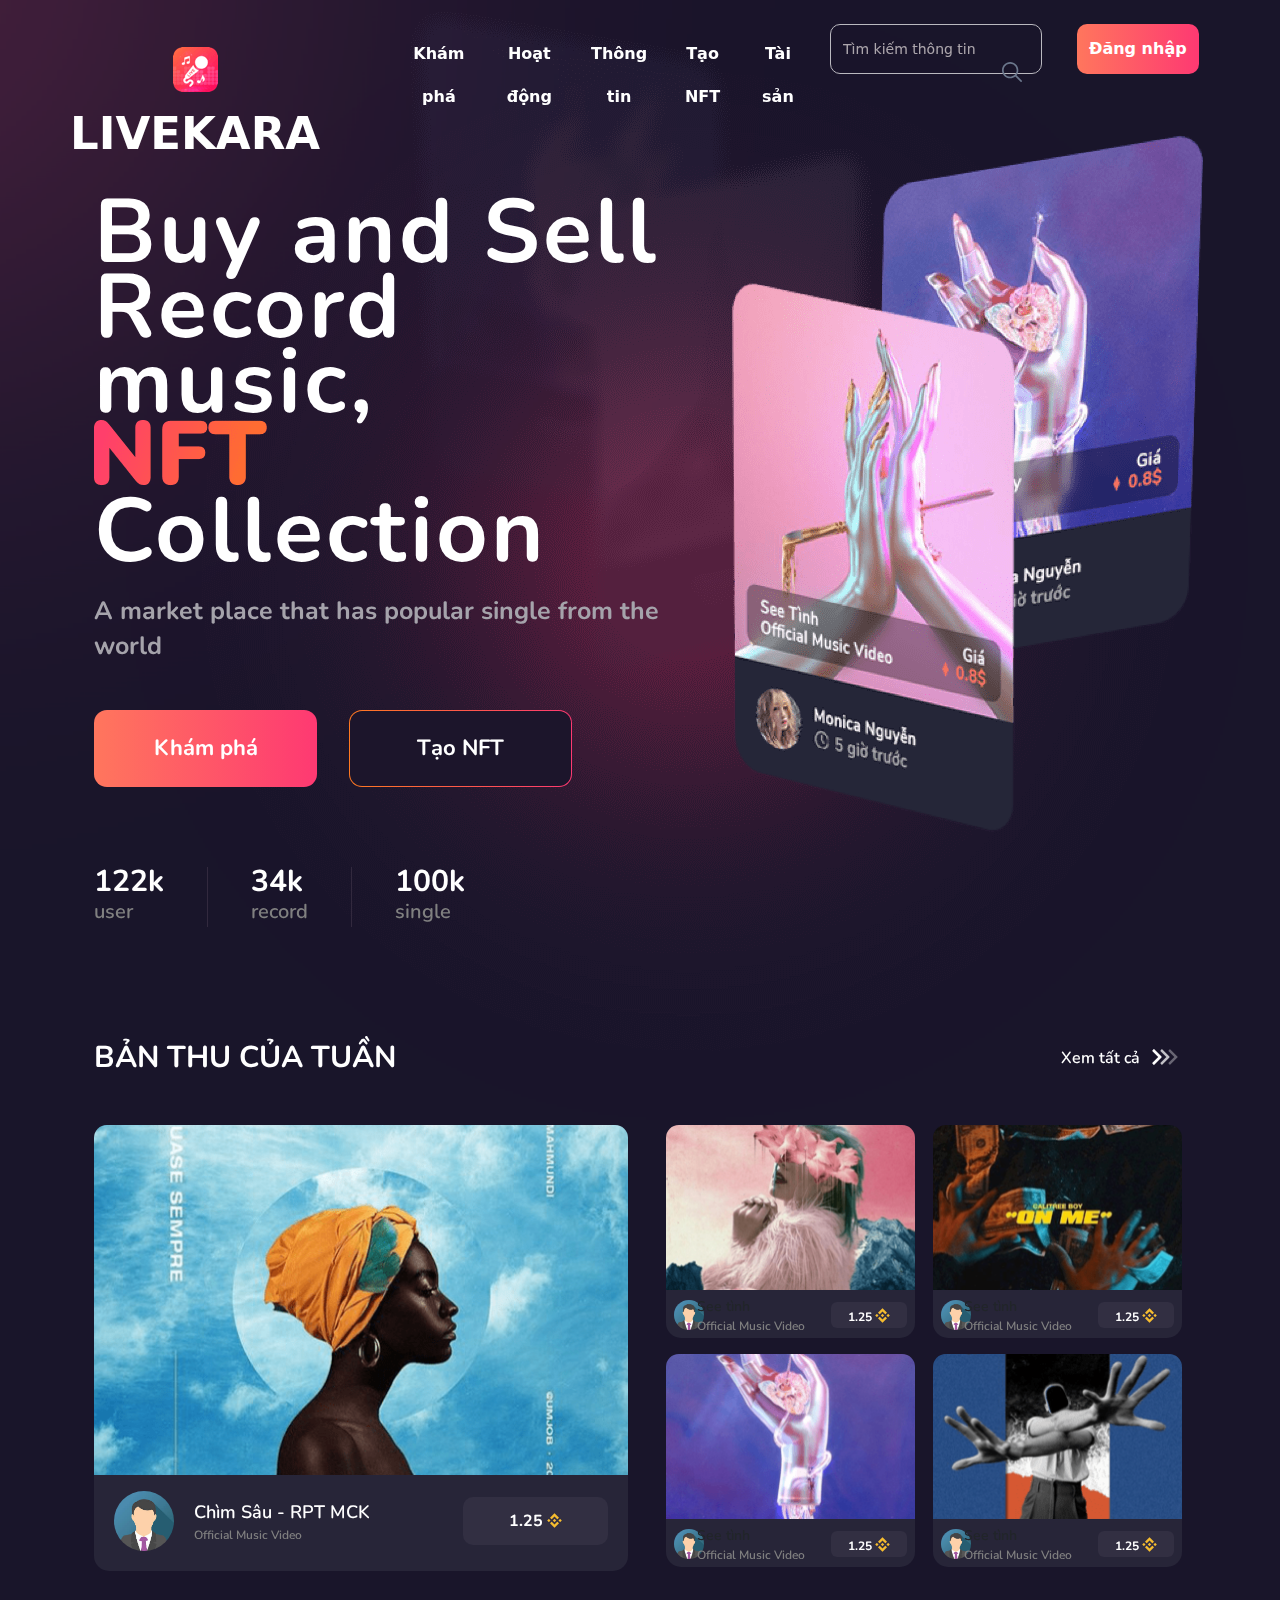
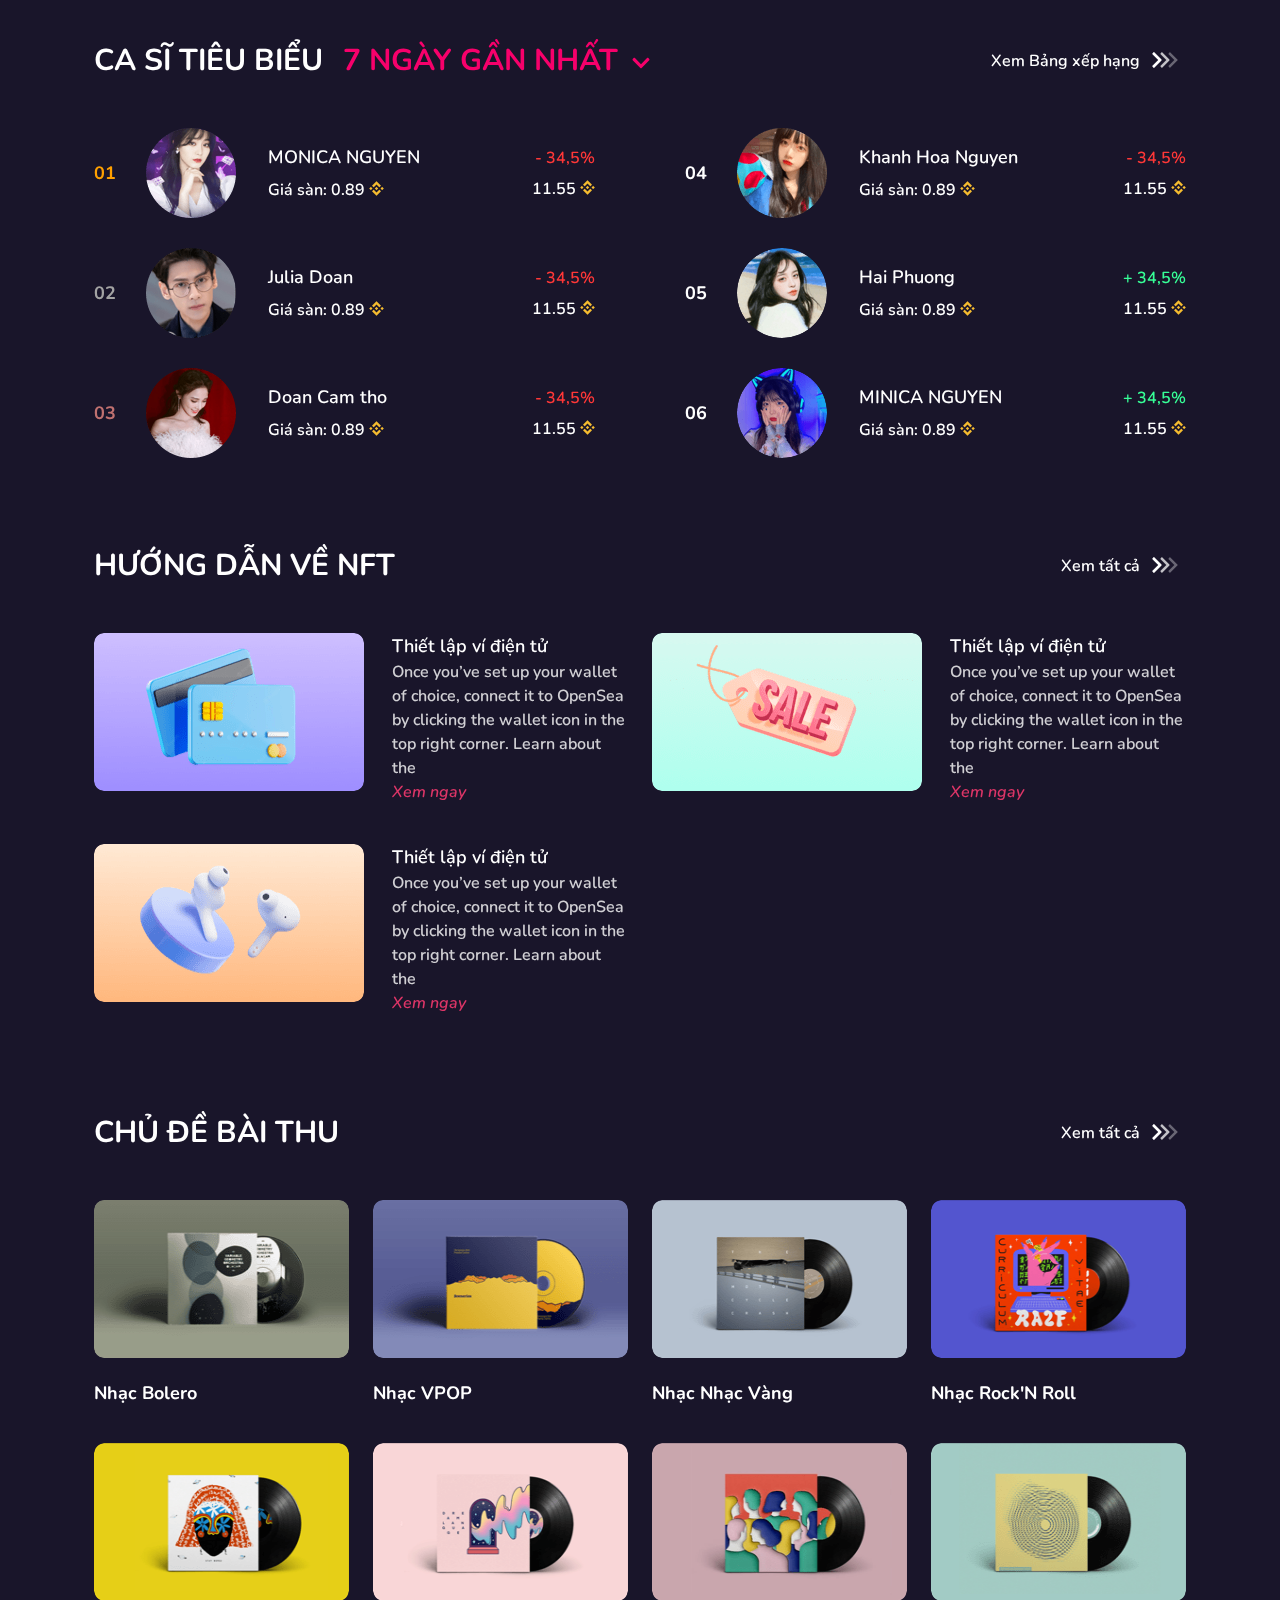
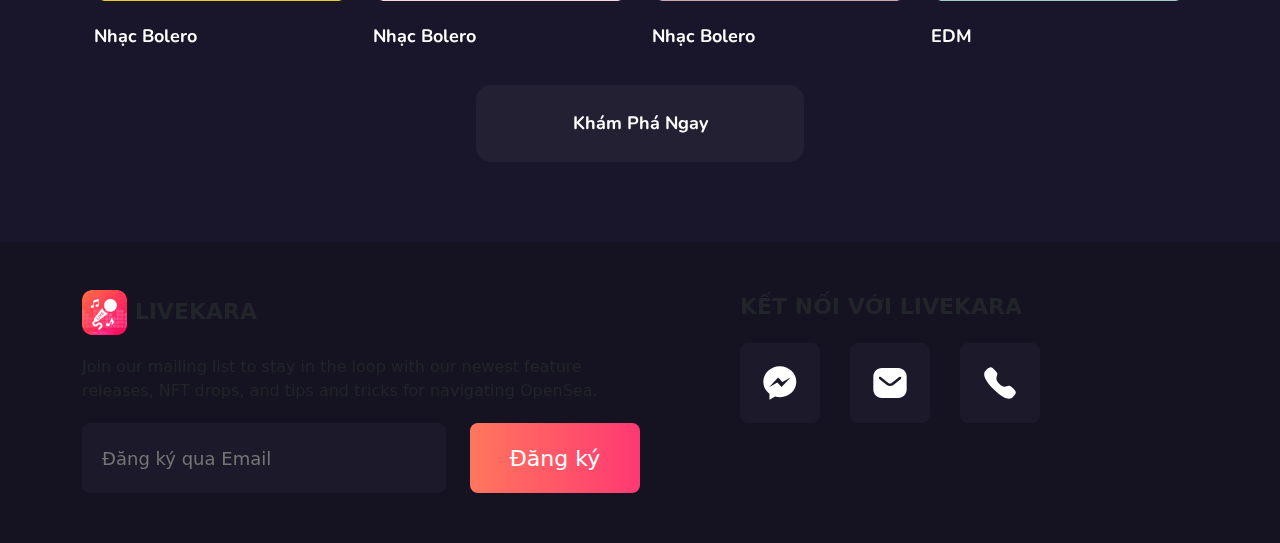
<file: Design/index.html>
<!DOCTYPE html>
<html>
<head>
<meta name="viewport" content="width=device-width, initial-scale=1.0">
<link href="https://cdn.jsdelivr.net/npm/bootstrap@5.1.3/dist/css/bootstrap.min.css" rel="stylesheet">
<script src="https://cdn.jsdelivr.net/npm/bootstrap@5.1.3/dist/js/bootstrap.bundle.min.js"></script>
<link rel="stylesheet" href="./style/index.css">
<link href='https://fonts.googleapis.com/css?family=Nunito' rel='stylesheet'>
<link rel="stylesheet"
          href=
"https://cdnjs.cloudflare.com/ajax/libs/font-awesome/4.7.0/css/font-awesome.min.css">
<script src="./javascript/vtech.js"></script>
</head>
<body>
<div class="bg-container">
    <div class="container container-homepage">
            <div class="row p-0 pt-4 header-bar"> 
                <nav class="col-8 navbar navbar-inverse nav-bar-overall">
                    <ul class="navbar-nav nav-bar-overall">
                        <li class="page-logo" href=""> <img src="./img/icon-livekara-512.png" alt=""> LIVEKARA</li>
                        <li class="hoverable" href="./explore-record.html">Khám phá</li>
                        <li class="hoverable" href="">Hoạt động</li>
                        <li class="hoverable" href="">Thông tin</li>
                        <li class="hoverable" href="">Tạo NFT</li>
                        <li class="hoverable"> <a href="./ patrimony-setup.html">Tài sản</a></li>
                    </ul>
                </nav>
                <nav class="col-4 navbar navbar-inverse nav-bar-right p-0">
                    <div class="row">
                        <div class="col-7">
                        <input type="search" class="form-control input-search-homepage" placeholder="Tìm kiếm thông tin" >
                            <img src="./img/search.svg" class="search-icon">
                        </input>
                        </div>
                        <div class="col-5 btn-login-homepage">
                        <button type="button" class="btn btn-login-homepage">Đăng nhập</button>
                        </div>
                    </div>
                </nav>
            </div>
            
            <div class="container row second-content page-content">
                <div class="row col typography-content">
                    <div class="display-1 first-layer-text"> Buy and Sell Record music, </div>
                    <div class="NFT-typo">
                        <div class="first-layer-text-NFT"> <img src="./img/nft.png" alt=""> </div>
                        <div class="display-1 first-layer-text"> Collection </div>
                    </div>
                    <p class="display-7" style="font-size: 25px; line-height: 35px; margin-top: 25px; color: #a5a3ab;"> A market place that has popular single
                        from the world</p>
                    <div class="group-button-nft" role="group" aria-label="Basic example">
                        <button type="button" class="btn btn-explore-homepage"> Khám phá </button>
                        <button type="button" class="btn btn-cnft-homepage"> Tạo NFT </button>
                    </div>
                    <div class="parameter">
                        <div class="parameter-data">122k <div class="semi-bold">user</div></div>
                        <div class="parameter-data">34k  <div class="semi-bold">record</div></div>
                        <div class="parameter-data-last">100k <div class="semi-bold">single</div></div>
                    </div>
                </div>
                <div class="col-5">
                    <img class="page-nftdemo" src="./img/demo.png" alt="">
                </div>
            
            </div>
            <div class="container page-content">
                <div class="content-label">
                    <div class="content-title">BẢN THU CỦA TUẦN</div>
                    <div class="Billboard-btn">Xem tất cả 
                    <img class="mx-2 pb-1" src="./img/group-6.png" alt="">
                    </div>
                    
                </div>
                <div class="row main-content">
                        <div class="col-6 card-primary">    
                            <img class="product-img" src="./img/rectangle-copy-5.png" alt="">
                            <div class="bottom-product-card-thirdcontent">
                                <div class="product-primary-nameinfo">
                                    <img class="product-info-avatar-primary" src="[data-uri]" alt="Avatar" style="border-radius: 50%;">
                                    <div class="product-detail-pname product-detail-pname-primary">
                                        Chìm Sâu - RPT MCK
                                        <div class="product-detail-pdes">Official Music Video</div>
                                    </div>
                                </div>
                                <button class="form-control purchase-product"> 1.25 <img class="icon-bnb" src="./img/bnb-large@2x.png" alt=""></button>
                            </div>
                        </div>

                        <div class="col-6 row-cols-2 card-secondary-parent">
                            <div class="col card-secondary-fr px-1">
                                <div class="card card-secondary">    
                                    <img class="product-img" src="./img/rectangle-copy-t7.png" alt="">
                                    <div class="bottom-product-card-thirdcontent secondary">
                                        <img class="product-info-avatar product-info-avatar-secondary" src="[data-uri]" alt="Avatar" style="border-radius: 50%;">
                                        <div class="product-detail-pname">
                                            See tình
                                            <div class="product-detail-pdes">Official Music Video</div>
                                        </div>
                                        <button class="form-control purchase-product secondary"> 1.25 <img class="icon-bnb" src="./img/bnb-large@2x.png" alt=""></button>
                                    </div>
                                </div>
                                <div class="card card-secondary">    
                                    <img class="product-img" src="./img/rt9.png" alt="">
                                    <div class="bottom-product-card-thirdcontent secondary">
                                        <img class="product-info-avatar product-info-avatar-secondary" src="[data-uri]" alt="Avatar" style="border-radius: 50%;">
                                        <div class="product-detail-pname">
                                            See tình
                                            <div class="product-detail-pdes">Official Music Video</div>
                                        </div>
                                        <button class="form-control purchase-product secondary"> 1.25 <img class="icon-bnb" src="./img/bnb-large@2x.png" alt=""></button>
                                    </div>
                                </div>
                            </div>
                            <div class="col card-secondary-sr px-1">
                                <div class="card card-secondary">    
                                    <img class="product-img" src="./img/rt8.png" alt="">
                                    <div class="bottom-product-card-thirdcontent secondary">
                                        <img class="product-info-avatar product-info-avatar-secondary" src="[data-uri]" alt="Avatar" style="border-radius: 50%;">
                                        <div class="product-detail-pname">
                                            See tình
                                            <div class="product-detail-pdes">Official Music Video</div>
                                        </div>
                                        <button class="form-control purchase-product secondary"> 1.25 <img class="icon-bnb" src="./img/bnb-large@2x.png" alt=""></button>
                                    </div>
                                </div>
                                <div class="card card-secondary">    
                                    <img class="product-img" src="./img/rt10.png" alt="">
                                    <div class="bottom-product-card-thirdcontent secondary">
                                        <img class="product-info-avatar product-info-avatar-secondary" src="[data-uri]" alt="Avatar" style="border-radius: 50%;">
                                        <div class="product-detail-pname">
                                            See tình
                                            <div class="product-detail-pdes">Official Music Video</div>
                                        </div>
                                        <button class="form-control purchase-product secondary"> 1.25 <img class="icon-bnb" src="./img/bnb-large@2x.png" alt=""></button>
                                    </div>
                                </div>
                            </div>
                        </div>
                </div>
            </div>

            <div class="container page-content">
                <div class="content-label">
                    <div class="content-title"> CA SĨ TIÊU BIỂU 
                        <div class="third-content-filter-time"> 7 NGÀY GẦN NHẤT <img src="./img/icon-dropdown.svg" />
                        </div>
                    </div>
                    <div class="billboard-btn">Xem Bảng xếp hạng  <img class="mx-2 pb-1" src="./img/group-6.png" />
                    </div>
                </div>
                <div class="row fourth-content-content main-content">
                        <div class="col-6 fourth-content-fr">
                            <div class="row singer-info single-no1">
                                <div class="col-9 singer-detail">
                                    <p class="singer-rank singer-rank1">01 </p>
                                    <img class="product-info-avatar" src="./img/oval-copy-2.png" alt="Avatar">
                                    <div >
                                        <div class="product-info-name"> MONICA NGUYEN </div>
                                        <div class="single-floorprice">Giá sàn: 0.89 <img class="icon-bnb" src="./img/bnb-large@2x.png" alt=""></div>
                                    </div>
                                </div>
                                <div class="col-3 singer-value-change">
                                    <div class="value-change"> - 34,5%</div>
                                    <div class="singer-value"> 11.55 <img class="icon-bnb" src="./img/bnb-large@2x.png" alt=""></div>
                                </div>
                            </div>
                            <div class="row singer-info single-no2">
                                <div class="col-9 singer-detail">
                                    <p class="singer-rank singer-rank2">02 </p>
                                    <img class="product-info-avatar" src="./img/oval-copy-3.png" alt="Avatar" >
                                    <div>
                                        <div class="product-info-name"> Julia Doan </div>
                                        <div class="single-floorprice">Giá sàn: 0.89 <img class="icon-bnb" src="./img/bnb-large@2x.png" alt=""></div>
                                    </div>
                                </div>
                                <div class="col-3 singer-value-change">
                                    <div class="value-change"> - 34,5%</div>
                                    <div class="singer-value"> 11.55 <img class="icon-bnb" src="./img/bnb-large@2x.png" alt=""></div>
                                </div>
                            </div>
                            <div class="row singer-info single-no3">
                                <div class="col-9 singer-detail">
                                    <p class="singer-rank singer-rank3">03 </p>
                                    <img class="product-info-avatar" src="./img/oval-copy-4.png" alt="Avatar">
                                    <div>
                                        <div class="product-info-name"> Doan Cam tho </div>
                                        <div class="single-floorprice">Giá sàn: 0.89 <img class="icon-bnb" src="./img/bnb-large@2x.png" alt=""></div>
                                    </div>
                                </div>
                                <div class="col-3 singer-value-change">
                                    <div class="value-change"> - 34,5%</div>
                                    <div class="singer-value"> 11.55 <img class="icon-bnb" src="./img/bnb-large@2x.png" alt=""></div>
                                </div>
                            </div>
                        </div>
                        <div class="col-6 fourth-content-sr">
                            <div class="row singer-info single-no4">
                                <div class="col-9 singer-detail">
                                    <p class="singer-rank singer-rank456">04 </p>
                                    <img class="product-info-avatar" src="./img/oval-copy-5.png"  alt="Avatar" >
                                    <div>
                                        <div class="product-info-name"> Khanh Hoa Nguyen </div>
                                        <div class="single-floorprice">Giá sàn: 0.89 <img class="icon-bnb" src="./img/bnb-large@2x.png" alt=""></div>
                                    </div>
                                </div>
                                <div class="col-3 singer-value-change">
                                    <div class="value-change"> - 34,5%</div>
                                    <div class="singer-value"> 11.55 <img class="icon-bnb" src="./img/bnb-large@2x.png" alt=""></div>
                                </div>
                            </div>
                            <div class="row singer-info single-no5">
                                <div class="col-9 singer-detail">
                                    <p class="singer-rank singer-rank456">05 </p>
                                    <img class="product-info-avatar" src="./img/oval-copy-6.png" alt="Avatar" style="border-radius: 50%;">
                                    <div>
                                        <div class="product-info-name"> Hai Phuong </div>
                                        <div class="single-floorprice">Giá sàn: 0.89 <img class="icon-bnb" src="./img/bnb-large@2x.png" alt=""></div>
                                    </div>
                                </div>
                                <div class="col-3 singer-value-change">
                                    <div class="value-change"> + 34,5%</div>
                                    <div class="singer-value"> 11.55 <img class="icon-bnb" src="./img/bnb-large@2x.png" alt=""> </div>
                                </div>
                            </div>
                            <div class="row singer-info single-no6">
                                <div class="col-9 singer-detail">
                                    <p class="singer-rank singer-rank456">06 </p>
                                    <img class="product-info-avatar" src="./img/oval-copy-7.png" alt="Avatar" style="border-radius: 50%;">
                                    <div>
                                        <div class="product-info-name"> MINICA NGUYEN </div>
                                        <div class="single-floorprice">Giá sàn: 0.89 <img class="icon-bnb" src="./img/bnb-large@2x.png" alt=""></div>
                                    </div>
                                </div>
                                <div class="col-3 singer-value-change">
                                    <div class="value-change"> + 34,5%</div>
                                    <div class="singer-value"> 11.55 <img class="icon-bnb" src="./img/bnb-large@2x.png" alt=""></div>
                                </div>
                            </div>
                        </div>
                    </div>
            </div>

            <div class="container page-content">
                <div class="content-label">
                    <div class="content-title"> HƯỚNG DẪN VỀ NFT
                    </div>
                    <div>
                        <div class="billboard-btn">Xem tất cả <img class="mx-2 pb-1" src="./img/group-6.png" />
                        </div>
                    </div>
                </div>

                <div class="row row-cols-2 main-content">
                    <div class="col card-fifth-content">
                        <img class="card-content-item-img" 
                        src="./img/group-7.png">
                        <div class="card-content-item-typo">
                            <div class="typo-fifth-title"> Thiết lập ví điện tử</div>
                            <div class="typo-fifth-content"> Once you’ve set up your wallet of choice, connect it to OpenSea by clicking the wallet icon in the top right corner. Learn about the</div>
                            <div class="see-more-href"> Xem ngay</div>
                        </div>
                    </div>

                    <div class="col card-fifth-content">
                        <img class="card-content-item-img" src="./img/rectangle-copy-24.png">
                        <div class="card-content-item-typo">
                            <div class="typo-fifth-title"> Thiết lập ví điện tử</div>
                            <div class="typo-fifth-content"> Once you’ve set up your wallet of choice, connect it to OpenSea by clicking the wallet icon in the top right corner. Learn about the</div>
                            <div class="see-more-href"> Xem ngay</div>
                        </div>
                    </div>

                    <div class="col card-fifth-content">
                        <img class="card-content-item-img" src="./img/group-8.png">
                        <div class="card-content-item-typo">
                            <div class="typo-fifth-title"> Thiết lập ví điện tử</div>
                            <div class="typo-fifth-content"> Once you’ve set up your wallet of choice, connect it to OpenSea by clicking the wallet icon in the top right corner. Learn about the</div>
                            <div class="see-more-href"> Xem ngay</div>
                        </div>
                    </div>
                </div>
            </div>

            <div class="container page-content">
                <div class="content-label">
                    <div class="content-title"> CHỦ ĐỀ BÀI THU
                    </div>
                    <div>
                        <div class="billboard-btn">Xem tất cả <img class="mx-2 pb-1" src="./img/group-6.png" />
                        </div>
                    </div>
                </div>


                <div class="row row-cols-4 card-content">
                    <div class="col col4-item-all">
                        <img class="col4-item-img" src="./img/rectangle-copy-11.png" alt="">
                        <p class="display-5 col4-item-name"> Nhạc Bolero </p>
                    </div>

                    <div class="col col4-item-all">
                        <img class="col4-item-img" src="./img/rectangle-copy-12.png" alt="">
                        <p class="display-5 col4-item-name"> Nhạc VPOP </p>
                    </div>

                    <div class="col col4-item-all">
                        <img class="col4-item-img" src="./img/rectangle-copy-13.png" alt="">
                        <p class="display-5 col4-item-name"> Nhạc Nhạc Vàng </p>
                    </div>

                    <div class="col col4-item-all">
                        <img class="col4-item-img" src="./img/rectangle-copy-14.png" alt="">
                        <p class="display-5 col4-item-name"> Nhạc Rock'N Roll </p>
                    </div>

                    <div class="col col4-item-all">
                        <img class="col4-item-img" src="./img/rectangle-copy-15.png" alt="">
                        <p class="display-5 col4-item-name"> Nhạc Bolero </p>
                    </div>

                    <div class="col col4-item-all">
                        <img class="col4-item-img" src="./img/rectangle-copy-16.png" alt="">
                        <p class="display-5 col4-item-name"> Nhạc Bolero </p>
                    </div>

                    <div class="col col4-item-all">
                        <img class="col4-item-img" src="./img/rectangle-copy-17.png" alt="">
                        <p class="display-5 col4-item-name"> Nhạc Bolero </p>
                    </div>
                    <div class="col col4-item-all">
                        <img class="col4-item-img" src="./img/rectangle-copy-18.png" alt="">
                        <p class="display-5 col4-item-name"> EDM </p>
                    </div>
                </div>
                <div>
                    <button type="button" class="btn btn-explorenow"> Khám Phá Ngay</button>
                </div>
            </div>
    </div>
</div>

<div class="container-fluid final-content web-footer">
    <div class="row container mt-5 web-footer">
        <div class="card final-content-fc">
            <div class="livekara-logo"> <img src="./img/icon-livekara-512.png" alt=""> LIVEKARA</div>
            <div class="typo-finalcontent">Join our mailing list to stay in the loop with our newest feature releases, NFT drops, and tips and tricks for navigating OpenSea.</div>
            <div class="row form-registation-finalcontent">
                <div class="col-8 email-registation-footer">
                    <input type="text" class="input input-registation-finalcontent" placeholder="Đăng ký qua Email">
                </div>
                <div class="col-4 btn-email-registation-footer">
                    <button type="button" class="btn btn-registation-finalcontent"> Đăng ký </button>
                </div>
            </div>
        </div>
        <div class="card final-content-sc">
            <div class="livekara-logo">
                KẾT NỐI VỚI LIVEKARA
            </div>
            <div class="icon-contact-overall">
                <div class="icon-contact"><img src="./img/facebook.svg"></div>
                <div class="icon-contact"> <img src="./img/email.svg" alt=""></div>
                <div class="icon-contact"><img src="./img/phone.svg" alt=""> </div>
            </div>
        </div>
    </div>
</div>
    
</body>
</html>
</file>
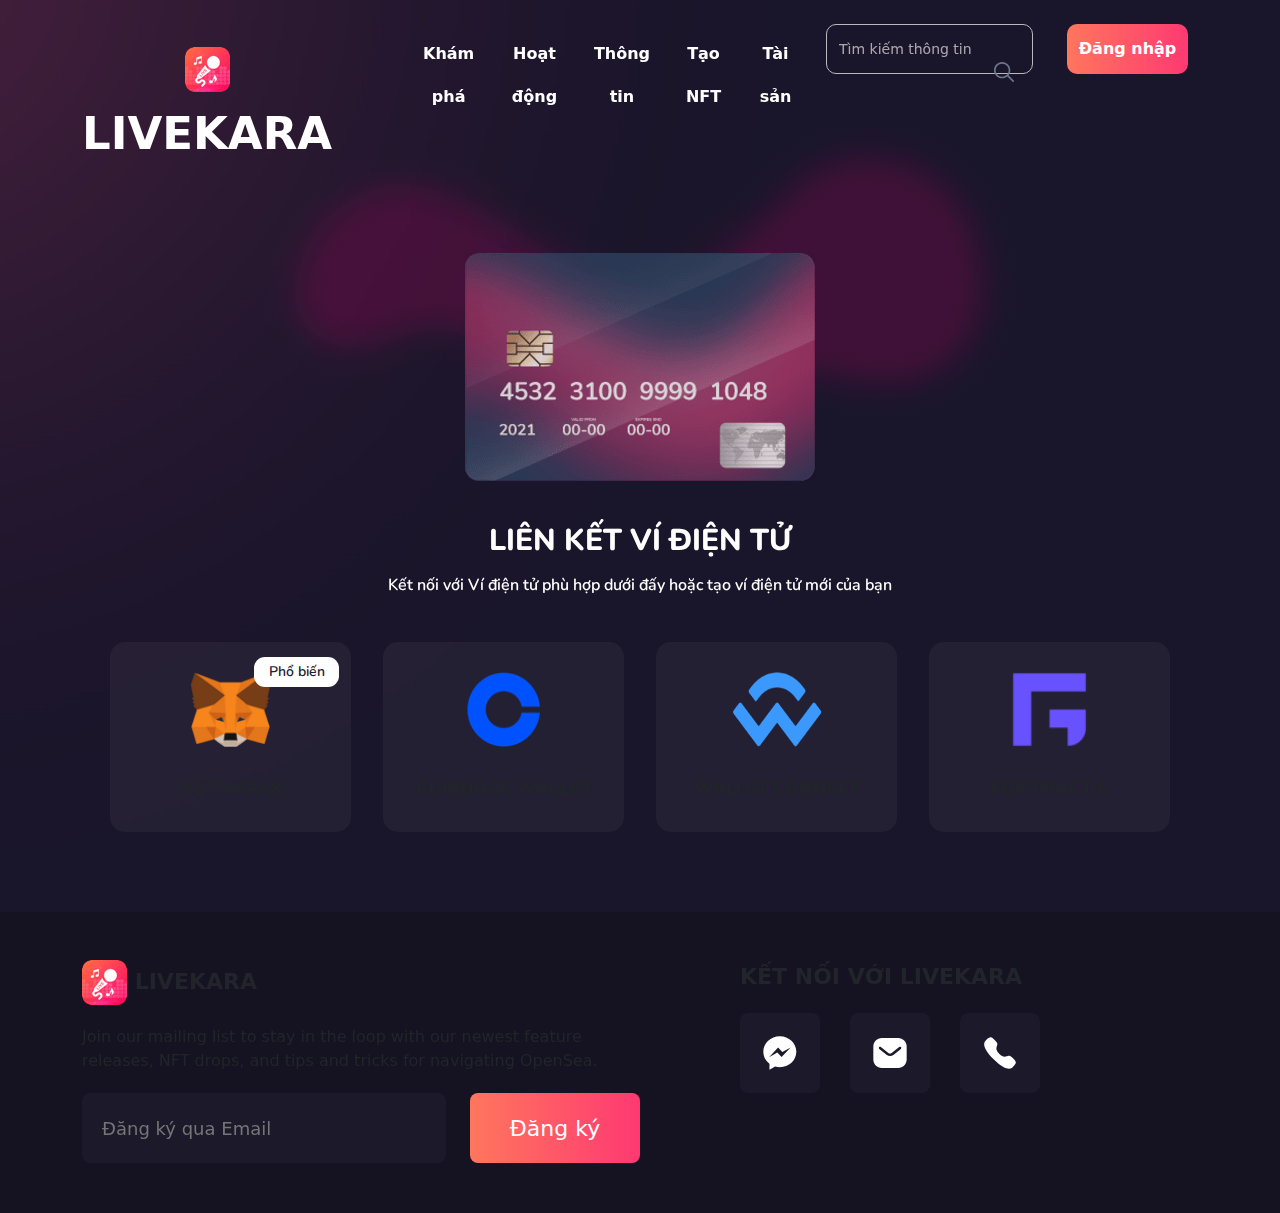
<file: Design/ patrimony-setup.html>
<!DOCTYPE html>
<html>
    <head>
        <meta name="viewport" content="width=device-width, initial-scale=1.0">
        <link href="https://cdn.jsdelivr.net/npm/bootstrap@5.1.3/dist/css/bootstrap.min.css" rel="stylesheet">
        <script src="https://cdn.jsdelivr.net/npm/bootstrap@5.1.3/dist/js/bootstrap.bundle.min.js"></script>
        <link rel="stylesheet" href="./style/index.css">
        <link href='https://fonts.googleapis.com/css?family=Nunito' rel='stylesheet'>
        <link rel="stylesheet"
                href=
        "https://cdnjs.cloudflare.com/ajax/libs/font-awesome/4.7.0/css/font-awesome.min.css">
        <script src="./javascript/vtech.js"></script>
    </head>
    <body>
        <div class="container">
            <div class="container bg-patrimony-setup">
                <div class="row p-0 pt-4 header-bar"> 
                    <nav class="col-8 navbar navbar-inverse nav-bar-overall">
                        <ul class="navbar-nav nav-bar-overall">
                            <li class="page-logo" href=""> <img src="./img/icon-livekara-512.png" alt=""> LIVEKARA</li>
                            <li class="hoverable" href="./explore-record.html">Khám phá</li>
                            <li class="hoverable" href="">Hoạt động</li>
                            <li class="hoverable" href="">Thông tin</li>
                            <li class="hoverable" href="">Tạo NFT</li>
                            <li class="hoverable"> <a href="./ patrimony-setup.html">Tài sản</a></li>
                        </ul>
                    </nav>
                    <nav class="col-4 navbar navbar-inverse nav-bar-right p-0">
                        <div class="row">
                            <div class="col-7">
                            <input type="search" class="form-control input-search-homepage" placeholder="Tìm kiếm thông tin" >
                                <img src="./img/search.svg" class="search-icon">
                            </input>
                            </div>
                            <div class="col-5 btn-login-homepage">
                            <button type="button" class="btn btn-login-homepage">Đăng nhập</button>
                            </div>
                        </div>
                    </nav>
                </div>
                <div class="container bank-card-setup">
                    <div class="bank-card">
                        <img src="./img/setup-taisan.png" alt="">
                    </div>
                    <div>
                        <div class="card-setup-label">
                            liên kết ví điện tử
                        </div>
                        <div class="card-setup-guide">
                            Kết nối với Ví điện tử phù hợp dưới đấy hoặc tạo ví điện tử mới của bạn
                        </div>
                    </div>
                    <div class="row row-cols-4 card-content justify-content-between">
                        <div class="col px-3">
                            <div class="card wallet-card-item">
                                <div class="bg-card-content-item">
                                </div>
                           
                                <div><img class="wallet-img" src="./img/meta-mask-fox-svg.png" alt="">
                                    <div class="wallet-name">metamask</div>
                                </div>
                                <p class="text-end popular-tag">Phổ biến</p>
                            </div>
                        </div>

                        <div class="col px-3">
                            <div class="card wallet-card-item">
                            <div class="bg-card-content-item">
                            </div>
                            <div><img class="wallet-img" src="./img/coinbaselogo-supplied-250-x-250.png" alt="">
                                <div class="wallet-name">Coinbase wallet</div>
                            </div>
                            
                            </div>
                        </div>

                        <div class="col px-3">
                            <div class="card wallet-card-item">
                            <div class="bg-card-content-item">
                            </div>
                            <div><img class="wallet-img" src="./img/icon@2x.png" alt="">
                                <div class="wallet-name">wallet connect</div>
                            </div>
                            
                            </div>
                        </div>

                        <div class="col px-3">
                            <div class="card wallet-card-item">
                            <div class="bg-card-content-item">
                            </div>
                            <div><img class="wallet-img" src="./img/spaces-lj-7-huk-bj-ll-r-6-jbx-0-e-p-avatar.png" alt="">
                                <div class="wallet-name">Fortmactic</div>
                            </div>
                            
                            </div>
                        </div>

                   
                    </div>

                    
                </div>
            </div>
        </div>
        <div class="container-fluid final-content web-footer">
            <div class="row container mt-5 web-footer">
                <div class="card final-content-fc">
                    <div class="livekara-logo"> <img src="./img/icon-livekara-512.png" alt=""> LIVEKARA</div>
                    <div class="typo-finalcontent">Join our mailing list to stay in the loop with our newest feature releases, NFT drops, and tips and tricks for navigating OpenSea.</div>
                    <div class="row form-registation-finalcontent">
                        <div class="col-8 email-registation-footer">
                            <input type="text" class="input input-registation-finalcontent" placeholder="Đăng ký qua Email">
                        </div>
                        <div class="col-4 btn-email-registation-footer">
                            <button type="button" class="btn btn-registation-finalcontent"> Đăng ký </button>
                        </div>
                    </div>
                </div>
                <div class="card final-content-sc">
                    <div class="livekara-logo">
                        KẾT NỐI VỚI LIVEKARA
                    </div>
                    <div class="icon-contact-overall">
                        <div class="icon-contact"><img src="./img/facebook.svg"></div>
                        <div class="icon-contact"> <img src="./img/email.svg" alt=""></div>
                        <div class="icon-contact"><img src="./img/phone.svg" alt=""> </div>
                    </div>
                </div>
            </div>
        </div>
    </body>
</html>
</file>
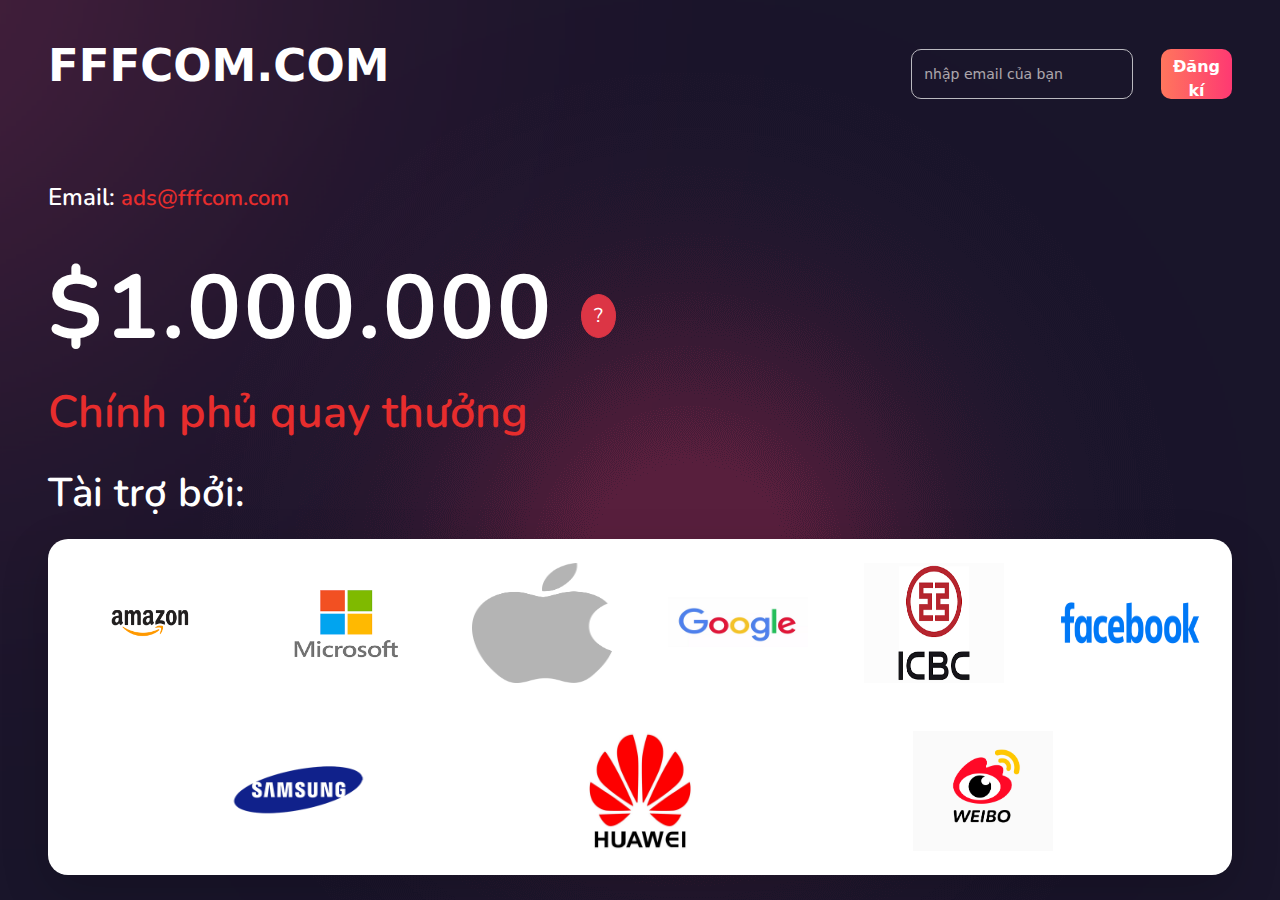
<file: Design/fffcom.html>
<!DOCTYPE html>
<html>
<head>
<meta name="viewport" content="width=device-width, initial-scale=1.0">
<link href="https://cdn.jsdelivr.net/npm/bootstrap@5.1.3/dist/css/bootstrap.min.css" rel="stylesheet">
<script src="https://cdn.jsdelivr.net/npm/bootstrap@5.1.3/dist/js/bootstrap.bundle.min.js"></script>
<link rel="stylesheet" href="./style/index.css">
<link href='https://fonts.googleapis.com/css?family=Nunito' rel='stylesheet'>
<script src="./javascript/vtech.js"></script>
<title>FFFCOM.com</title>
</head>
<body class="min-vh-100">
<div class="bg-container min-vh-100">
    <div class=" container-homepage min-vh-100 d-flex flex-column justify-content-start px-lg-5 px-md-5 px-sm-4 px-3">
            <div class="p-0 w-100 pt-4 header-bar align-items-center d-flex flex-wrap justify-content-between"> 
                <div class="navbar navbar-inverse nav-bar-overall">
                    <p class="page-logo" href=""> FFFCOM.com</p>
                </div>
                <div class="d-flex gap-2">
                    <input type="search" class="form-control input-search-homepage" placeholder="nhập email của bạn" >
                    <div class="btn-login-homepage">
                        <button type="button" class="btn btn-login-homepage">Đăng kí</button>
                    </div>
                </div>
            </div>
            
            <div class="second-content page-content">
                <div class="d-flex gap-4 flex-column align-items-start col typography-content">
                    <p style="font-size: 24px;">Email: <span style="font-size: 22px; color: rgb(231, 45, 45);"> ads@fffcom.com</span></p>
                    <div class="display-1 first-layer-text mt-3 text-money"> $1.000.000 
                        <button type="button" style="font-size: 20px;" class="btn btn-danger rounded-circle" data-bs-toggle="modal" data-bs-target="#exampleModal">
                            ?
                        </button>
                    </div>
                    <p class="display-7 mt-3" style="font-size: 45px;text-align: start ; line-height: 53px; color: rgb(231, 45, 45);">Chính phủ quay thưởng</p>
                </div>
                <div class="col-12 mt-2">
                    <div>
                        <p class="text-start" style="font-size: 40px;">Tài trợ bởi:</p>
                    </div>
                    <div class="d-flex w-100 bg-white shadow-lg flex-wrap p-4 gap-5 justify-content-evenly" style="border-radius: 20px; overflow: hidden;">
                        <img class="logo-group" src="/Design/img/fffcom/amazon-png-logo-vector-1.png" alt="">
                        <img class="logo-group" src="/Design/img/fffcom/images.png" alt="">
                        <img class="logo-group" src="/Design/img/fffcom/Apple_logo_grey.svg.png" alt="">
                        <img class="logo-group" src="/Design/img/fffcom/google-logo.png" alt="">
                        <img class="logo-group" src="/Design/img/fffcom/icbc.png" alt="">
                        <img class="logo-group" src="/Design/img/fffcom/Facebook-Logo.png" alt="">
                        <img class="logo-group" src="/Design/img/fffcom/Samsung-Logo.png" alt="">
                        <img class="logo-group" src="/Design/img/fffcom/huwaei-logo-700x504.jpg" alt="">
                        <img class="logo-group" style="object-fit: cover;" src="/Design/img/fffcom/weibo.png" alt="">

                    </div>
                </div>
            
            </div>

            <!-- modal -->
            <div class="modal fade" id="exampleModal" tabindex="-1" aria-labelledby="exampleModalLabel" aria-hidden="true">
                <div class="modal-dialog">
                  <div class="modal-content">
                    <div class="modal-header">
                      <h5 class="modal-title" id="exampleModalLabel">Modal title</h5>
                      <button type="button" class="btn-close" data-bs-dismiss="modal" aria-label="Close"></button>
                    </div>
                    <div class="modal-body">
                      <p lang="vie" translate="yes" class="text-black-50">
                        -Thông tin đăng ký sẽ gửi đến chính phủ toàn cầu để minh bạch quay thưởng khi đạt đủ 2 tỷ người đăng ký
                        <br>
                        <br>
                        -Hãy chia sẻ cho người thân của bạn cùng đăng ký để trúng giải thưởng và đủ 2 tỷ lượt đăng ký.
                    </p>
                    </div>
                    <div class="modal-footer">
                      <button type="button" class="btn btn-secondary" data-bs-dismiss="modal">Close</button>
                    </div>
                  </div>
                </div>
            </div>
    </div>      
</div>
    
</body>
</html>
</file>
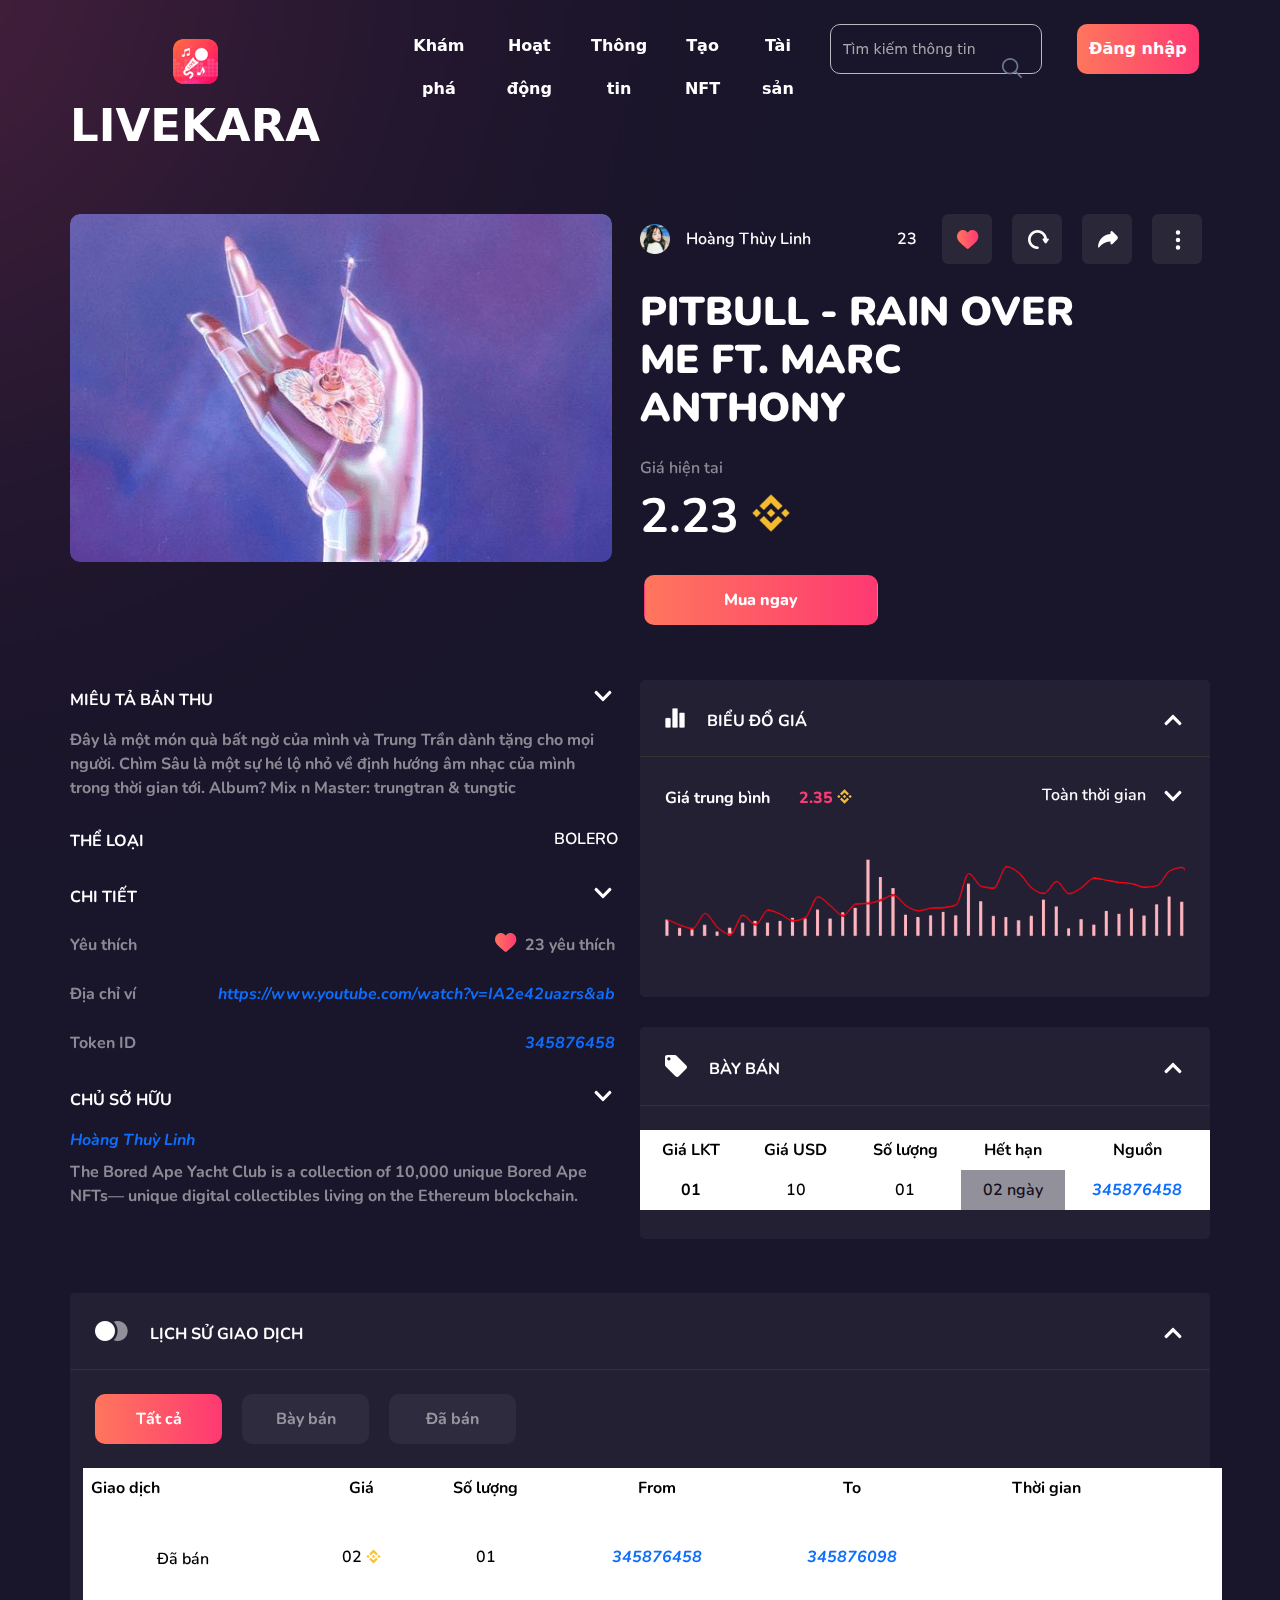
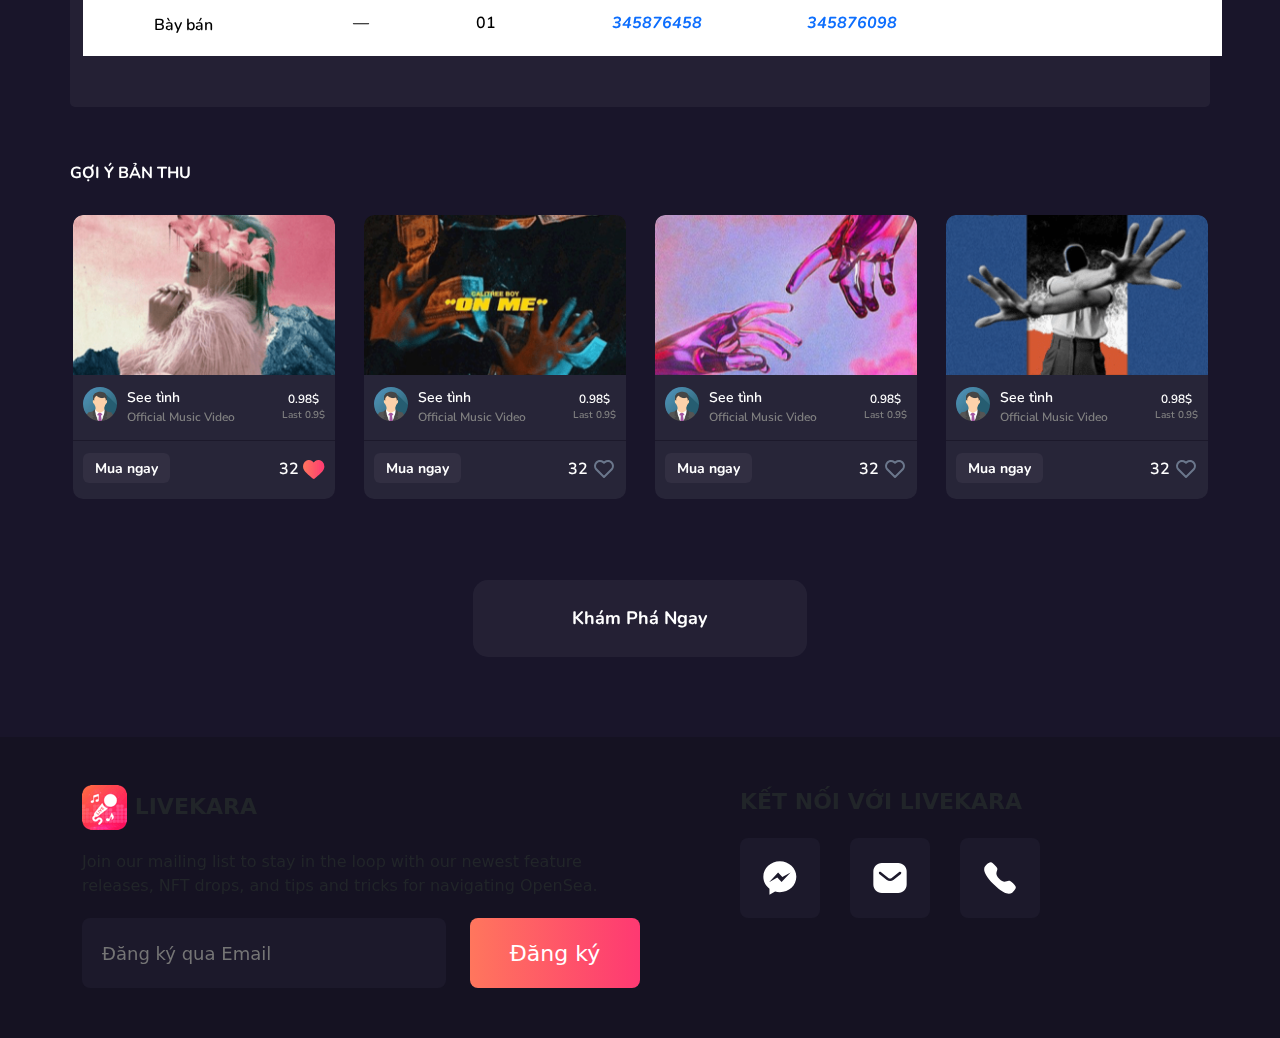
<file: Design/player.html>
<!DOCTYPE html>
<html>
<head>
<meta name="viewport" content="width=device-width, initial-scale=1.0">
<link href="https://cdn.jsdelivr.net/npm/bootstrap@5.1.3/dist/css/bootstrap.min.css" rel="stylesheet">
<script src="https://cdn.jsdelivr.net/npm/bootstrap@5.1.3/dist/js/bootstrap.bundle.min.js"></script>
<link rel="stylesheet" href="./style/index.css">
<link href='https://fonts.googleapis.com/css?family=Nunito' rel='stylesheet'>
<link rel="stylesheet"
          href=
"https://cdnjs.cloudflare.com/ajax/libs/font-awesome/4.7.0/css/font-awesome.min.css">
<script src="./javascript/vtech.js"></script>
</head>
<body>
    <div class="container">
        <div class="row p-0 pt-4 header-bar"> 
            <nav class="col-8 navbar navbar-inverse nav-bar-overall p-0">
                <ul class="navbar-nav nav-bar-overall">
                    <li class="page-logo" href=""> <img src="./img/icon-livekara-512.png" alt=""> LIVEKARA</li>
                    <li class="hoverable" href="./explore-record.html">Khám phá</li>
                    <li class="hoverable" href="">Hoạt động</li>
                    <li class="hoverable" href="">Thông tin</li>
                    <li class="hoverable" href="">Tạo NFT</li>
                    <li class="hoverable"> <a href="./ patrimony-setup.html">Tài sản</a></li>
                </ul>
            </nav>
            <nav class="col-4 navbar navbar-inverse nav-bar-right p-0">
                <div class="row">
                    <div class="col-7">
                    <input type="search" class="form-control input-search-homepage" placeholder="Tìm kiếm thông tin" >
                        <img src="./img/search.svg" class="search-icon">
                    </input>
                    </div>
                    <div class="col-5 btn-login-homepage">
                    <button type="button" class="btn btn-login-homepage">Đăng nhập</button>
                    </div>
                </div>
            </nav>
        </div>

        <div class="row page-content">
            <div class="col-6 px-0">
                <img src="./img/031-f-411-b-1-bc-945-b-3-c-4-ccc-234-c-47-e-7723.png" alt="" style="float: left;width: 95%;; height:348px; border-radius: 10px ;">
            </div>
            <div class="col-6 px-0">
                <div class="row ">
                    <div class="col-5 d-flex align-items-lg-center">
                        <img src="./img/oval-copy-6.png" alt="" style="width: 30px; height:30px;">
                        <div class="mx-3 align-middle">Hoàng Thùy Linh</div>

                    </div>
                    <div class="col-7 row-cols-5 d-flex align-items-lg-center justify-content-end px-0 ">
                        <div class="col"> 
                            <span class="lh-lg">23</span> 
                        </div>
                        
                        <div class="col icon-player ">
                            <img src="./img/heart-copy.png" >
                        </div>

                        <div class="col icon-player">
                            <img src="./img/refreshing.png">
                        </div>

                        <div class="col icon-player">
                            <img src="./img/share.png" alt="">
                        </div>
                        <div class="col icon-player">
                            <img src="./img/three-dots-vertical@small.svg" alt="">
                        </div>

                    </div>
                </div>
                <div class="row">
                    <div class="col-10 display-6 text-uppercase text-start fw-bolder mt-lg-4 player-song-name">Pitbull - Rain Over Me ft. Marc Anthony
                    </div>
                </div>
                <div class="row text-start mb-1">
                    <div class="float-sm-start mt-lg-4 opacity-50">Giá hiện tai</div>
                    <br><br>
                    <div class="display-5 float-lg-start mt-2 fw-bold">2.23 <img src="./img/bnb-large@3x.png" class="bnb-3xlarge" alt=""></div>
                </div>
                <div class="row text-start px-3">
                    <button type="button" class="col-5 btn btn-purchase-big mt-4">
                        Mua ngay
                    </button>
                </div>
            </div>
        </div>

        <div class="row page-content">
            <div class="col-6 px-0">
                <div>
                    <div class="content-label-half">
                        <div class="content-title-half pt-2">Miêu tả bản thu</div>
                        <div class="Billboard-btn"> 
                        <img src="./img/icon-dropdownwhite.svg" alt="">
                        </div>
                    </div>
                    <div class="main-content-half mt-3">
                        <div class="opacity-50 fw-bold text-start fs-6">Đây là một món quà bất ngờ của mình và Trung Trần dành tặng cho mọi người. Chìm Sâu là một sự hé lộ nhỏ về định hướng âm nhạc của mình trong thời gian tới. Album?
                            Mix n Master: trungtran & tungtic
                        </div>
                    </div>
                </div>

                <div>
                    <div class="content-label-half">
                        <div class="content-title-half pt-1">THể loại</div>
                        <div class="Billboard-btn"> 
                            BOLERO
                        </div>
                    </div>
                </div>

                <div class="mt-4">
                    <div class="content-label-half">
                        <div class="content-title-half pt-2">Chi tiết</div>
                        <div class="Billboard-btn"> 
                        <img src="./img/icon-dropdownwhite.svg" alt="">
                        </div>
                    </div>
                    <div class="main-content-half mt-4">
                        <div class="row">
                            <div class="col">
                                <span class="opacity-50 fs-6 fw-bold text-start float-lg-start">Yêu thích</span>
                            </div>
                            <div class="col">
                                <span class="opacity-50 fs-6 fw-bold float-end text-end">23 yêu thích</span>
                                <img class="float-end mx-2" src="./img/heart-copy.png" alt="">
                            </div>
                        </div>
                    </div>

                    <div class="main-content-half mt-0">
                        <div class="row">
                            <div class="col-3">
                                <span class="opacity-50 fs-6 fw-bold text-start float-lg-start">Địa chỉ ví</span>
                            </div>
                            <div class="col-9">
                                <a class="fst-italic fs-6 fw-bold float-end text-end text-decoration-none">https://www.youtube.com/watch?v=IA2e42uazrs&ab</a>
                               
                            </div>
                        </div>
                    </div>

                    <div class="main-content-half mt-0">
                        <div class="row">
                            <div class="col-3">
                                <span class="opacity-50 fs-6 fw-bold text-start float-lg-start">Token ID</span>
                            </div>
                            <div class="col-9">
                                <a class="fst-italic fs-6 fw-bold float-end text-end text-decoration-none">345876458</a>
                                
                            </div>
                        </div>
                    </div>
                </div>

                <div>
                    <div class="content-label-half">
                        <div class="content-title-half pt-2">CHủ sở hữu</div>
                        <div class="Billboard-btn"> 
                        <img src="./img/icon-dropdownwhite.svg" alt="">
                        </div>
                    </div>
                    
                    <div class="main-content-half mt-3">
                        <div>
                            <a class="fst-italic fs-6 fw-bold float-start text-start text-decoration-none">Hoàng Thuỳ Linh</a>
                        </div>
                        <br>
                        <div>
                            <div class="opacity-50 fw-bold text-start fs-6 mt-2">
                                The Bored Ape Yacht Club is a collection of 10,000 unique Bored Ape NFTs— unique digital collectibles living on the Ethereum blockchain.
                            </div>
                        </div>
                    </div>
                </div>

            </div>
            <div class="col-6 p-0">
                <div>
                    <div class="content-box">
                        <div class="content-box-label">
                            <div class="content-label-half">
                                <div class="content-title-half pt-1"> <img  class="content-label-icon mb-2" src="./img/bitmap.png" alt=""> BIỂU ĐỔ GIÁ</div>
                                <div class="Billboard-btn"> 
                                <img src="./img/icon-dropup.svg" alt="">
                                </div>
                            </div>
                        </div>
                        <div class="main-content-box">
                            <div class="content-label-half">
                                <div class="content-title-half pt-1"> Giá trung bình <span class="average-price">2.35</span> <img class="icon-bnb" src="./img/bnb-large@2x.png" alt=""></div>
                                <div class="Billboard-btn">
                                    <span class="mx-2">Toàn thời gian</span> 
                                <img src="./img/icon-dropdownwhite.svg" alt="">
                                </div>
                            </div>
                            <div class="main-content-half mt-5">
                                <div class="w-100" > <img class="w-100" src="./img/char@2x.png" alt=""></div>
                            </div>
                        </div>
                    </div>

                    <div class="content-box">
                        <div class="content-box-label">
                                <div class="content-label-half">
                                    <div class="content-title-half pt-1"> <img  class="content-label-icon mb-2" src="./img/label.png" alt=""> Bày bán</div>
                                    <div class="Billboard-btn"> 
                                    <img src="./img/icon-dropup.svg" alt="">
                                    </div>
                                </div>
                        </div>
                        <div class="main-content-box pb-lg-1 px-0">
                            <div class="main-content-half px-0">
                                <div> 
                                    <table class="table table-borderless text-white">
                                        <thead>
                                            <tr>
                                              <th scope="col">Giá LKT</th>
                                              <th scope="col">Giá USD</th>
                                              <th scope="col">Số lượng</th>
                                              <th scope="col">Hết hạn</th>
                                              <th scope="col">Nguồn</th>
                                            </tr>
                                          </thead>
                                          <tbody>
                                            <tr>
                                              <th scope="row">01</th>
                                              <td>10</td>
                                              <td>01</td>
                                              <td class="opacity-50">02 ngày</td>
                                              <td> <a class="fst-italic fs-6 fw-bold text-decoration-none">345876458</a></td>
                                            </tr>
                                          </tbody>
                                    </table>
                                </div>
                            </div>
                        </div>
                    </div>
                </div>
            </div>
        </div>

        <div class="row page-content mt-4">
                <div class="w-100 content-box px-0">
                    <div class="content-box-label">
                        <div class="content-label-half">
                            <div class="content-title-half pt-1"> <img  class="content-label-icon mb-2" src="./img/slow-motion.png" alt=""> Lịch sử giao dịch</div>
                            <div class="Billboard-btn"> 
                            <img src="./img/icon-dropup.svg" alt="">
                            </div>
                        </div>
                    </div>
                    <div class="main-content-box">
                        <div class="row">
                            <div class="d-flex justify-content-start" > 
                                <button class="btn btn-filter-thistory active"> <span class="">Tất cả</span> </button> 
                                <button class="btn btn-filter-thistory"> <span >Bày bán</span> </button>
                                <button class="btn btn-filter-thistory"> <span >Đã bán</span> </button>
                            </div>
                        </div>
                        <div class="row">
                            <table class="table table-borderless text-white mt-md-4 w-100">
                                <thead>
                                  <tr>
                                    <th class="text-start thead-thistory pb-4" scope="col">Giao dịch</th>
                                    <th class="pb-4" scope="col">Giá</th>
                                    <th class="pb-4" scope="col">Số lượng</th>
                                    <th class="pb-4" scope="col">From</th>
                                    <th class="pb-4" scope="col">To</th>
                                    <th class="pb-4" scope="col">Thời gian</th>
                                    <th class="pb-4" scope="col"></th>
                                  </tr>
                                </thead>
                                <tbody class="align-middle">
                                  <tr>
                                    <td scope="row">
                                        <div class="th-filter-thistory align-middle">Đã bán</div>
                                    </td>
                                    <td>02 <img class="pb-1" src="./img/bnb-large.png" alt=""></td>
                                    <td>01</td>
                                    <td><a class="fst-italic fs-6 fw-bold text-decoration-none" > 345876458</a></td>
                                    <td> <a href="" class="fst-italic fs-6 fw-bold text-decoration-none"> 345876098 </a></td>
                                    <td><span class="text-white">2 ngày trước</span></td>
                                    <td><img src="./img/group-6.png" class="mb-1"></td>
                                  </tr>
                                  <tr>
                                    <td scope="row">
                                        <div class="th-filter-thistory align-middle">Bày bán</div>
                                    </td>
                                    <td>—</td>
                                    <td>01</td>
                                    <td><a class="fst-italic fs-6 fw-bold text-decoration-none" > 345876458</a></td>
                                    <td> <a href="" class="fst-italic fs-6 fw-bold text-decoration-none"> 345876098 </a></td>
                                    <td><span class="text-white">2 ngày trước</span></td>
                                    <td><img src="./img/group-6.png" class="mb-1"></td>
                                  </tr>
                                </tbody>
                            </table>
                        </div>

                    </div>
                </div>
            
        </div>

        <div class="row page-content mt-4 mb-5">
            <div class="px-0">
                <div class="content-label-half">
                    <div class="content-title-half ">GỢi ý bản thu</div>
                </div>
                <div class="row row-cols-4 gx-4 ">
                    <div class="col player-product-card">    
                        <img class="card-img" src="./img/rectangle-copy-7.png" alt="">
                        <div class="card-bottom-player">
                                <div class="card-avt-name">
                                    <img class="card-info-avatar" src="[data-uri]" alt="Avatar" style="border-radius: 50%;">
                                    <div class="card-detail-pname">
                                        See tình
                                        <div class="product-detail-pdes">Official Music Video</div>
                                    </div>
                                </div>
                                <div >
                                    <div class="card-price">0.98$</div>
                                    <div class="card-lastprice">Last 0.9$</div>
                                </div>
                        </div>
                
                        <div class="card-bottom-player-action">
                        <button class="btn btn-purchase-now">Mua ngay</button>
                        <div class="icon-heart-check">32 <img onclick="heartToggle(this)" class="heart-check" src="./img/heart-copy.png" alt=""></div>
                        </div>
                    </div>

                    <div class="col player-product-card">    
                        <img class="card-img" src="./img/rectangle-copy-170.png" alt="">
                        <div class="card-bottom-player">
                                <div class="card-avt-name">
                                    <img class="card-info-avatar" src="[data-uri]" alt="Avatar" style="border-radius: 50%;">
                                    <div class="card-detail-pname">
                                        See tình
                                        <div class="product-detail-pdes">Official Music Video</div>
                                    </div>
                                </div>
                                <div >
                                    <div class="card-price">0.98$</div>
                                    <div class="card-lastprice">Last 0.9$</div>
                                </div>
                        </div>
                
                        <div class="card-bottom-player-action">
                        <button class="btn btn-purchase-now">Mua ngay</button>
                        <div class="icon-heart-check">32 <img onclick="heartToggle(this)" class="heart-check" src="./img/heart.svg" alt=""></div>
                        </div>
                    </div>

                    <div class="col player-product-card">    
                        <img class="card-img" src="./img/rectangle-copy-240.png" alt="">
                        <div class="card-bottom-player">
                                <div class="card-avt-name">
                                    <img class="card-info-avatar" src="[data-uri]" alt="Avatar" style="border-radius: 50%;">
                                    <div class="card-detail-pname">
                                        See tình
                                        <div class="product-detail-pdes">Official Music Video</div>
                                    </div>
                                </div>
                                <div >
                                    <div class="card-price">0.98$</div>
                                    <div class="card-lastprice">Last 0.9$</div>
                                </div>
                        </div>
                
                        <div class="card-bottom-player-action">
                        <button class="btn btn-purchase-now">Mua ngay</button>
                        <div class="icon-heart-check">32 <img onclick="heartToggle(this)" class="heart-check" src="./img/heart.svg" alt=""></div>
                        </div>
                    </div>

                    <div class="col player-product-card">    
                        <img class="card-img" src="./img/rectangle-copy-271.png" alt="">
                        <div class="card-bottom-player">
                                <div class="card-avt-name">
                                    <img class="card-info-avatar" src="[data-uri]" alt="Avatar" style="border-radius: 50%;">
                                    <div class="card-detail-pname">
                                        See tình
                                        <div class="product-detail-pdes">Official Music Video</div>
                                    </div>
                                </div>
                                <div >
                                    <div class="card-price">0.98$</div>
                                    <div class="card-lastprice">Last 0.9$</div>
                                </div>
                        </div>
                
                        <div class="card-bottom-player-action">
                        <button class="btn btn-purchase-now">Mua ngay</button>
                        <div class="icon-heart-check">32 <img onclick="heartToggle(this)" class="heart-check" src="./img/heart.svg" alt=""></div>
                        </div>
                    </div>
                </div>
                
            </div>
        </div>
        <div class="">    
                <button type="button" class="btn btn-explorenow mt-5"> Khám Phá Ngay</button>
        </div>
    </div>
    
    <div class="container-fluid final-content web-footer">
        <div class="row container mt-5 web-footer">
            <div class="card final-content-fc">
                <div class="livekara-logo"> <img src="./img/icon-livekara-512.png" alt=""> LIVEKARA</div>
                <div class="typo-finalcontent">Join our mailing list to stay in the loop with our newest feature releases, NFT drops, and tips and tricks for navigating OpenSea.</div>
                <div class="row form-registation-finalcontent">
                    <div class="col-8 email-registation-footer">
                        <input type="text" class="input input-registation-finalcontent" placeholder="Đăng ký qua Email">
                    </div>
                    <div class="col-4 btn-email-registation-footer">
                        <button type="button" class="btn btn-registation-finalcontent"> Đăng ký </button>
                    </div>
                </div>
            </div>
            <div class="card final-content-sc">
                <div class="livekara-logo">
                    KẾT NỐI VỚI LIVEKARA
                </div>
                <div class="icon-contact-overall">
                    <div class="icon-contact"><img src="./img/facebook.svg"></div>
                    <div class="icon-contact"> <img src="./img/email.svg" alt=""></div>
                    <div class="icon-contact"><img src="./img/phone.svg" alt=""> </div>
                </div>
            </div>
        </div>
    </div>
</body>
</html>
</file>
<file: Design/style/index.css>
@import url(./patrimony-setup.css);
@import url(./player.css);
body {
  background-image: url('../img/main\ \(1\).png');
  font-weight: 600;
  text-align: center !important;
  background-repeat: repeat-y;
  background-position-x: 14%;
  color: white;
}
.bg-container{
  background-image: url('../img/tim-copy-4.png');
  background-repeat: no-repeat;
  background-position-x: 80%;
}
.container.container-homepage{
  background-image: url("../img/demo-copy.png");
  background-repeat: no-repeat;
  background-position-x: center ;
}
.hoverable {
  color: white;
  display: inline-block;
  -webkit-backface-visibility: hidden;
          backface-visibility: hidden;
  vertical-align: middle;
  position: relative;
  -webkit-box-shadow: 0 0 1px rgba(0, 0, 0, 0);
          box-shadow: 0 0 1px rgba(0, 0, 0, 0);
  tranform: translateZ(0);
  -webkit-transition-duration: .3s;
          transition-duration: .3s;
  -webkit-transition-property: -webkit-transform;
  transition-property: -webkit-transform;
  transition-property: transform;
  transition-property: transform, -webkit-transform;
  line-height: 2.7;
  font-size: 16px;
}

.page-logo{
  text-transform: uppercase;
  font-size: 45px;
  color: #ffffff;
}
.hoverable{
  text-transform:none;
  cursor: pointer;
}
li a,li a:focus,li a:active,li a:hover{
  text-decoration: none;
  color: white;
}

.hoverable:before {
  position: absolute;
  pointer-events: none;
  z-index: -1;
  content: '';
  top: 100%;
  left: 5%;
  height: 10px;
  width: 90%;
  opacity: 0;
  background: radial-gradient(ellipse at center, rgba(255, 255, 255, 0.35) 0%, rgba(255, 255, 255, 0) 80%);
  /* W3C */
  -webkit-transition-duration: 0.3s;
          transition-duration: 0.3s;
  -webkit-transition-property: opacity, -webkit-transform;
  transition-property: opacity, -webkit-transform;
  transition-property: transform, opacity;
  transition-property: transform, opacity, -webkit-transform;
}

.hoverable:hover, .hoverable:active, .hoverable:focus {
  -webkit-transform: translateY(-5px);
          transform: translateY(-5px);
}

.hoverable:hover:before, .hoverable:active:before, .hoverable:focus:before {
  opacity: 1;
  -webkit-transform: translateY(-5px);
          transform: translateY(-5px);
}

@-webkit-keyframes bounce-animation {
  16.65% {
    -webkit-transform: translateY(8px);
    transform: translateY(8px);
  }
  33.3% {
    -webkit-transform: translateY(-6px);
    transform: translateY(-6px);
  }
  49.95% {
    -webkit-transform: translateY(4px);
    transform: translateY(4px);
  }
  66.6% {
    -webkit-transform: translateY(-2px);
    transform: translateY(-2px);
  }
  83.25% {
    -webkit-transform: translateY(1px);
    transform: translateY(1px);
  }
  100% {
    -webkit-transform: translateY(0);
    transform: translateY(0);
  }
}

@keyframes bounce-animation {
  16.65% {
    -webkit-transform: translateY(8px);
    transform: translateY(8px);
  }
  33.3% {
    -webkit-transform: translateY(-6px);
    transform: translateY(-6px);
  }
  49.95% {
    -webkit-transform: translateY(4px);
    transform: translateY(4px);
  }
  66.6% {
    -webkit-transform: translateY(-2px);
    transform: translateY(-2px);
  }
  83.25% {
    -webkit-transform: translateY(1px);
    transform: translateY(1px);
  }
  100% {
    -webkit-transform: translateY(0);
    transform: translateY(0);
  }
}

.bounce {
  -webkit-animation-name: bounce-animation;
          animation-name: bounce-animation;
  -webkit-animation-duration: 2s;
          animation-duration: 2s;
}

/*everything below here is just setting up the page, so dont worry about it */
@media (min-width: 768px) {
  .navbar {
    text-align: center !important;
    float: none;
    display: inline-block;
  }
  .navbar.navbar-inverse.nav-bar-overall{
    float: left;
  }

}

nav li {
  margin-right: 2em;
}

nav li a {
  -webkit-transition: .5s color ease-in-out;
  transition: .5s color ease-in-out;
}

.page-title {
  opacity: .75 !important;
}
/*# sourceMappingURL=style.css.map */
.navbar-nav.nav-bar-overall{
  display: flex;
  flex-direction: row;
  float: left;
}

/* phan login va tim kiem ben phai */


.navbar.navbar-inverse.nav-bar-right{
  float: right;
}
div.nav.navbar-nav.nav-bar-right{
  flex-direction: row;
}
button.btn.btn-login-homepage{
  background: linear-gradient(to right, rgb(255 118 93) , rgb(254 57 114)); 
  height: 50px;
  border-radius: 10px;
  color: white;
  font-weight:600;
  border: none;
}
input.form-control.input-search-homepage{
  border-radius: 10px;
  background: none;
  opacity: 70%;
  max-width: 236px;
  height: 50px;
  color: white;
  margin-right: 20px;
  vertical-align: middle;
  border: 1px solid white;
  font-size: 14px;
}
input.form-control.input-search-homepage::placeholder{
  color: rgb(235, 228, 228);
  font-size: 14px;
}

/* second content */
.container.second-content{
  margin-top: 20px !important;
  display: flex;
  justify-content: space-between;
  font-family: 'Nunito';
  font-weight: bold;
  margin-bottom: 108px;
  
  background-position-x: 222% ;
  background-repeat: no-repeat;
  background-position-y:  40%;
  position: relative;

}

.row.typography-content{
  text-align: left;
}
.display-1.first-layer-text{
  color: white;
  float: left;
  line-height: 75px;
  font-size: 90px;
  font-weight: bold;
  font-family: 'Nunito';
  letter-spacing: 3px;
}
.first-layer-text-NFT{
  padding-bottom: 8px;
  margin-right: 10px;
}
.NFT-typo{
  display: flex;
  flex-direction: row;
  flex-wrap: wrap;
  align-items: center;
}
.group-button-nft{
  margin-top: 30px;
}
button.btn.btn-explore-homepage{
  background: linear-gradient(to right, rgb(255 118 93) , rgb(254 57 114)); 
  width: 223px;
  height: 77px;
  border-radius: 13px;
  color: white;
  font-weight:bold;
  font-size: 22px;
  font-family: 'Nunito';
  border: none;
}
button.btn.btn-cnft-homepage{
  background: 
  linear-gradient(#1C152B 0 0) padding-box,
  linear-gradient(to right, rgb(255 121 33), rgb(254 57 114)) border-box;
  border: 1,5px solid transparent;
  width: 223px;
  height: 77px;
  border-radius: 13px;
  color: white;
  font-weight:bold;
  font-size: 22px;
  font-family: 'Nunito';
  margin-left: 28px;
}
div.parameter{
  display: flex;
  flex-wrap: wrap;
  margin-top: 80px;
  font-family: 'Nunito';
  font-size: 30px;
  font-weight: bold;
}
div.parameter-data{
  border-right: solid 1px #32293e;
  margin-right: 43px;
  padding-right: 43px;
  height: min-content;
  line-height: 30px;
}
div.parameter-data-last{
  line-height: 30px;
}
div.semi-bold{
  font-size: 20px;
  font-weight: 600;
  font-family: 'Nunito';
  color: gray;
}
.page-nftdemo{
  margin-top: -60px;
}

/* card prodcut */

@media screen and (max-width: 1000px) {
  .card.card-product-grid.card-lg.card-product-grid-first{
    display: none;
  }
  .fourth-content-content{
    flex-direction: column;
  }
  .col-6.fourth-content-fr{
    width: 100% !important;
  }
  .col-6.fourth-content-sr{
    width: 100% !important; 
  }
  .fifth-content-content{
      flex-direction: column;
  }
  .col.card-fifth-content{
    width: 100%;
  }
  .content-title{
    flex-wrap: wrap;
  }
  .third-content-filter-time{
    margin-left: 0px !important;
  }
  .row.form-dangky-finalcontent{
    flex-wrap: wrap;
  }
}

.card.card-product-grid.card-lg:hover{
  margin-top: -50px;
  margin-bottom: 50px;
  transform:
    perspective(1000px)
    rotateX(0deg)
    rotateY(0deg)
    rotateZ(0deg);
  box-shadow: 24px 16px 64px 0 rgba(0, 0, 0, 0.08);
}

.card.card-product-grid.card-lg.card-product-grid-second{
    margin-top: -120px;
    margin-bottom: 80px;

    transform:
      perspective(800px)
      rotateY(25deg) scale(0.9)
      rotateX(10deg);
    filter: blur(2px);
    opacity: 0.9;
    transition: 0.6s ease all;
    width: 90%;
    margin-left: 10px;
    margin-right: 20px;
    background: none;
}
.card.card-product-grid.card-lg.card-product-grid-second:hover {
  margin-top: 0px;
  margin-bottom: 0px;
  transform:
    perspective(800px)
    rotateY(-0deg)
    translateY(-50px)
    rotateX(0deg)
    scale(1);
  filter: blur(0);
  opacity: 1;
  margin-left: 20px;
}

img.product-img{
  width: 100%;
  height: 80%;
  border-top-left-radius: 12.8px;
  border-top-right-radius: 12.8px;
  object-fit: cover;
}
div.product-detail{
  position: absolute;
  bottom: 23%;
  background-color: #0f0422;
  opacity: 0.6;
  border-radius: 23px;
  padding: 20px;
  display: flex;
  justify-content: space-between;
  width: 90%;
  margin-left: 5%;
  
}
div.product-detail-unfade{
  position: absolute;
  bottom: 23%;
  background:none;
  margin-left: 5%;
  border-radius: 23px;
  padding: 20px;
  display: flex;
  justify-content: space-between;
  width: 90%;
}
.product-detail-pname{
  float: left;
  text-align: left;
  font-size: 14px;
  margin-left: -33px;
}
.product-detail-pname.product-detail-pname-primary{
  margin-left: 20px;
  font-size: 18px;
}
.product-detail-pprice{
  float: right;
  text-align: right;
}
.product-detail-trueprice{
  color: red;
}
.info-product{
  color: white;
}
.bottom-product-card{
  background-color: #0f0422;
  position:absolute;
  bottom: 2%;
  width: 100%;
  border-radius: 23px;
  border-top-left-radius:0px ;
  border-top-right-radius: 0px;
  display: flex;
  justify-content: flex-start;
}
.product-info-avatar{
  max-width: 90px;
  max-height: 90px;
  margin-left: 30px;
  margin-right: 32px;
}
.product-info-timestamp{
  text-align: left;
}
img.product-info-avatar-secondcontent{
  width: 60px;
  height: 60px;
  margin-left: 20px;
  margin-right: 20px;
}
/* third-content  */
.container-fluid.third-content{
  margin-top: 80px;
}
.content-label{
  display: flex;
  justify-content: space-between;
  align-items: center;
}
.content-label-half{
  display: flex;
  justify-content: space-between;
  align-items: center;
  padding-right: 22px;
}

.col-6.card-primary{
  
  height: 438px;
}

.content-title{
  font-size: 30px;
  color: white;
  font-weight: bold;
  font-family: 'Nunito';
  float: left;
  text-transform: uppercase;
}
.content-title-half{
  font-size: 16px;
  text-transform: uppercase;
  font-weight: bold;
  font-family: 'Nunito';
  color: white;
}

.third-content-filter-time{
  color: #f7006b; margin-left: 20px;
}
.Billboard-btn{
  font-size: 16px;
}

.third-content-content{
  margin-top: 45px;
  display: flex;
}
.card.card-primary{
  margin-right: 30px;
}
.product-primary-nameinfo{
  display: flex;
  align-items: center;

}
.product-img-thirdcontent{
  border-radius: 23px;
}
img.product-info-avatar-primary{
  margin-left: 0px;
  margin-right: 0px;
  width: 60px;
  height: 60px;
}
.bottom-product-card-thirdcontent{
  padding: 20px;
  display: flex;
  background-color: rgba(39,37,56,255);
  justify-content:space-between;
  font-size: 14px;
  align-items: center;
  padding-top: 16px;
  border-bottom-left-radius:15px ;
  border-bottom-right-radius:15px ;
}
.product-detail-pdes{
  color: gray;
  font-size: 12px;
}
button.purchase-product{
  background-color: #322f42;
  color: white;
  font-weight: bold;
  font-family: 'Nunito';
  width: 145px;
  height: 48px;
  border-radius: 10px;
  float: right;
  border: none;
}

/* may card product nho */
.card-secondary-parent{
  background: none;
  display: flex;
  flex-direction: row;
  border: none;
}

.card.card-secondary{
  height: 213px;
  margin-bottom: 16px;
  margin-left: 10px;
  background: none;
  border: none;
}

.card.card-secondary-fr{
  width: 48%;
  
  background: none;
  border: none;
  margin-right: 30px;
}
.card.card-secondary-sr{
  background: none;
  width: 45%;
  
  border: none;
}
.bottom-product-card-thirdcontent.secondary{
  height: 48px;
  padding: 10px 8px 8px 8px;
}
button.form-control.purchase-product.secondary{
  max-width: 76px;
  max-height: 26px;
  font-size: 12px;
  border-radius: 6px ;
  border: none;
}
img.product-info-avatar.product-info-avatar-secondary{
  max-width: 30px;
  max-height: 30px;
  margin-left: 0px;
  margin-right: 0px;
}

@media screen and (max-width: 979px) {
  .third-content-content{
    flex-wrap: wrap;
    flex-direction: column;
  }
}

/* fourth content */
.container.fourth-content{
  margin-top: 100px;
}
.content-title{
  display: flex;
  flex-direction: row;
}
.fourth-content-content{
  margin-top: 50px;
  display: flex;
  border: none;
  justify-content: space-between;
}
.card.fourth-content-fr{
  display: flex;
  background:none; 
  padding: 8px;
  margin-right: 60px;
  border: none;
}
.card.fourth-content-sr{
  display: flex;
  background:none; 
  padding: 8px ;
  border: none;
}
.col-6.fourth-content-fr{
  width: 47%;
}
.col-6.fourth-content-sr{
  width: 47%;
}
.singer-info{
  display: flex;
  background: none;
  justify-content: space-between;
  margin-bottom: 30px;
}
.singer-detail{
  display: flex;
  justify-content: flex-start;
  align-items: center;
}
.singer-rank{
  font-size: 18px;
  font-weight: bold;
  font-family: 'Nunito';
  margin-bottom: 0px;
}
.singer-rank.singer-rank1{
  color: #ffa000;
}
.singer-rank.singer-rank2{
  color: #a3a3a3;
}
.singer-rank.singer-rank3{
  color: #c07170;
}
.singer-value-change{
  float: right;
  text-align: right;
  justify-content: center;
  display: flex;
  flex-direction: column;
  
}
.singer-value{
  text-align: right;
  padding-top: 7px;
}
.single-floorprice{
  text-align: left;
  font-size: 16px;
  padding-top: 3px;
}
.product-info-name{
  font-size: 18px;
  padding-bottom: 4px;
  cursor: pointer;
  text-align: left;
}
.icon-bnb{
  margin-bottom: 4.5px;
  width: 15px;
  height: 15px;
}

/* content thu 5 */


.card-content-item-img{
  height: 158px;
  border-radius: 10px;
}

.card-fifth-content{
  background: none;
  flex-direction: row;
  margin-bottom: 40px;
  border: none;
  margin-right: 0px;
  display: flex;
}
.card-content-item-typo{
  display: flex;
  flex-direction: column;
  align-items: flex-start;
  justify-content: space-between;
  margin-left: 28px;
}
.typo-fifth-title{
  font-size: 18px;
}
.typo-fifth-content{
word-break: normal;
color: #ffffff;
text-align: left;
opacity: 80%;
}
.see-more-href{
  color: rgb(221 53 103);
  font-style: italic;
  cursor: pointer;
}
/* sixth */

.row.row-cols-4.card-content{
  margin-top: 45px;
}

.col4-item-img{
  width: 100%;
  height: 158px;
  float: left;
  border-radius: 10px;
  cursor: pointer;
}
p.display-5.col4-item-name{
  font-size: 18px;
  font-family: 'Nunito';
  font-weight: bold;
  text-align: left;
  margin-top: 25px;
  cursor: pointer;
}
.col4-item-all{
  display: grid;
  margin-bottom: 22px;
}

button.btn.btn-explorenow{
  color: white;
  border-radius: 15px;
  font-size: 18px;
  font-weight: bold;
  font-family: 'Nunito';  
  width: 30%;
  height: 77px;
  vertical-align: middle;
  line-height: 2.5;
  border: 1px solid transparent;
  background: rgba(255,255,255,0.05);
}

@media screen and ( max-width: 768px) {
  
  .col.six-item-all {
    width: 50%;
  }
  button.btn.btn-explorenow{
    width: 80%;
  }
}


/* final content */
.container-fluid.final-content{
  margin-top: 80px;
  display: flex;
  justify-content: space-around ;
  background-color: rgb(21 18 34);
  width: 100%;
}
.card.final-content-fc{
  width: 50%;
  padding: 0px 0px 50px 0px ;
  border: none;
  border-radius: 0px;
  background: none;
}
.card.final-content-sc{
  width: 50%;
  padding: 0px 100px 50px 100px;
  border: none;
  border-radius: 0px;
  background: none;
}

input.input.input-registation-finalcontent{
  background-color: rgb(28 25 43);
  height: 70px;
  border-radius: 8px;
  color: white;
  border: transparent;
  font-size: 18px;
  padding-left: 20px;
  width: 100%;
}

button.btn.btn-registation-finalcontent{
  background: linear-gradient(to right, rgb(255 118 93) , rgb(254 57 114)); 
  width: 100%;
  border-radius: 8px;
  color: white;
  height: 70px;
  font-size: 22px;
  border: none;
}
.typo-finalcontent{
  word-wrap: break-word;
  text-align: left;
  margin-bottom: 20px;
  font-weight: 500;
}
.livekara-logo{
  text-align: left;
  margin-bottom: 20px;
  font-size: 22px;
}
.form-dangky-finalcontent{
  display: flex;
  justify-content: space-between;
  flex-wrap: wrap;
  margin-top: 20px;
}
.icon-contact-overall{
  display: flex;
}
.icon-contact{
  background-color: rgb(28 25 43);
  width: 80px;
  height: 80px;
  margin-right: 30px;
  display: flex;
  border-radius: 8px;
  padding: 20px;
  cursor: pointer;
}
.search-icon{
  position: absolute;
  top:24%;
  right: 49%;
}

@media screen and (max-width: 992px) {
  
  .row.container.web-footer{
    flex-direction: column ;
  }
  .card.final-content-fc{
    width: 100%;
    margin-top: 30px;
  }
  .card.final-content-sc{
    padding: 50px 0px 0px calc(var(--bs-gutter-x) * .5);;
  }
}

@media screen and (max-width: 605px){
  .form-registation-finalcontent{
    flex-direction: column;
  }
  button.btn.btn-registation-finalcontent{
    margin-top: 20px;
    width: 100%;
  }
  .card.final-content-sc{
    width: 100%;

  }
  .col-8.email-registation-footer{
    width: 100%;
  }
  .col-4.btn-email-registation-footer{
    width: 100%;
  }
  .row.p-0.pt-4.header-bar{
    flex-direction: column;
  }
  nav.col-4.navbar.navbar-inverse.nav-bar-right.p-0{
    width: 90%;
    margin-left: 10px;
  }
  .search-icon{
    
  }
  .page-logo{
    font-size: 40px;
  }
  .hoverable{
    display: none;
  }
  .icon-contact{
    margin-right: 10px;
  }
}

.main-content{
  margin-top: 45px;
}
.main-content-half{
  padding-right: 25px;
  margin-bottom: 25px;
}
.page-content{
  margin-top: 55px;
  font-family: 'Nunito';
}
.billboard-btn{
  cursor: pointer;
}


@media screen and (max-width: 920px){
  .text-money{
    font-size: 40px !important;
  }
}

@media screen and (max-width: 520px){
  .text-money{
    font-size: 34px !important;
  }
}
@media screen and (max-width: 400px){
  .text-money{
    font-size: 24px !important;
  }
}
.logo-group{
  width: 140px;
  height: 120px;
}
@media screen and (max-width: 900px){
  .logo-group{
    width: 140px;
    height: 120px;
  }  
}

@media screen and (max-width: 500px){
  .logo-group{
    width: 100px;
    height: 100px;
  }  
}
</file>
